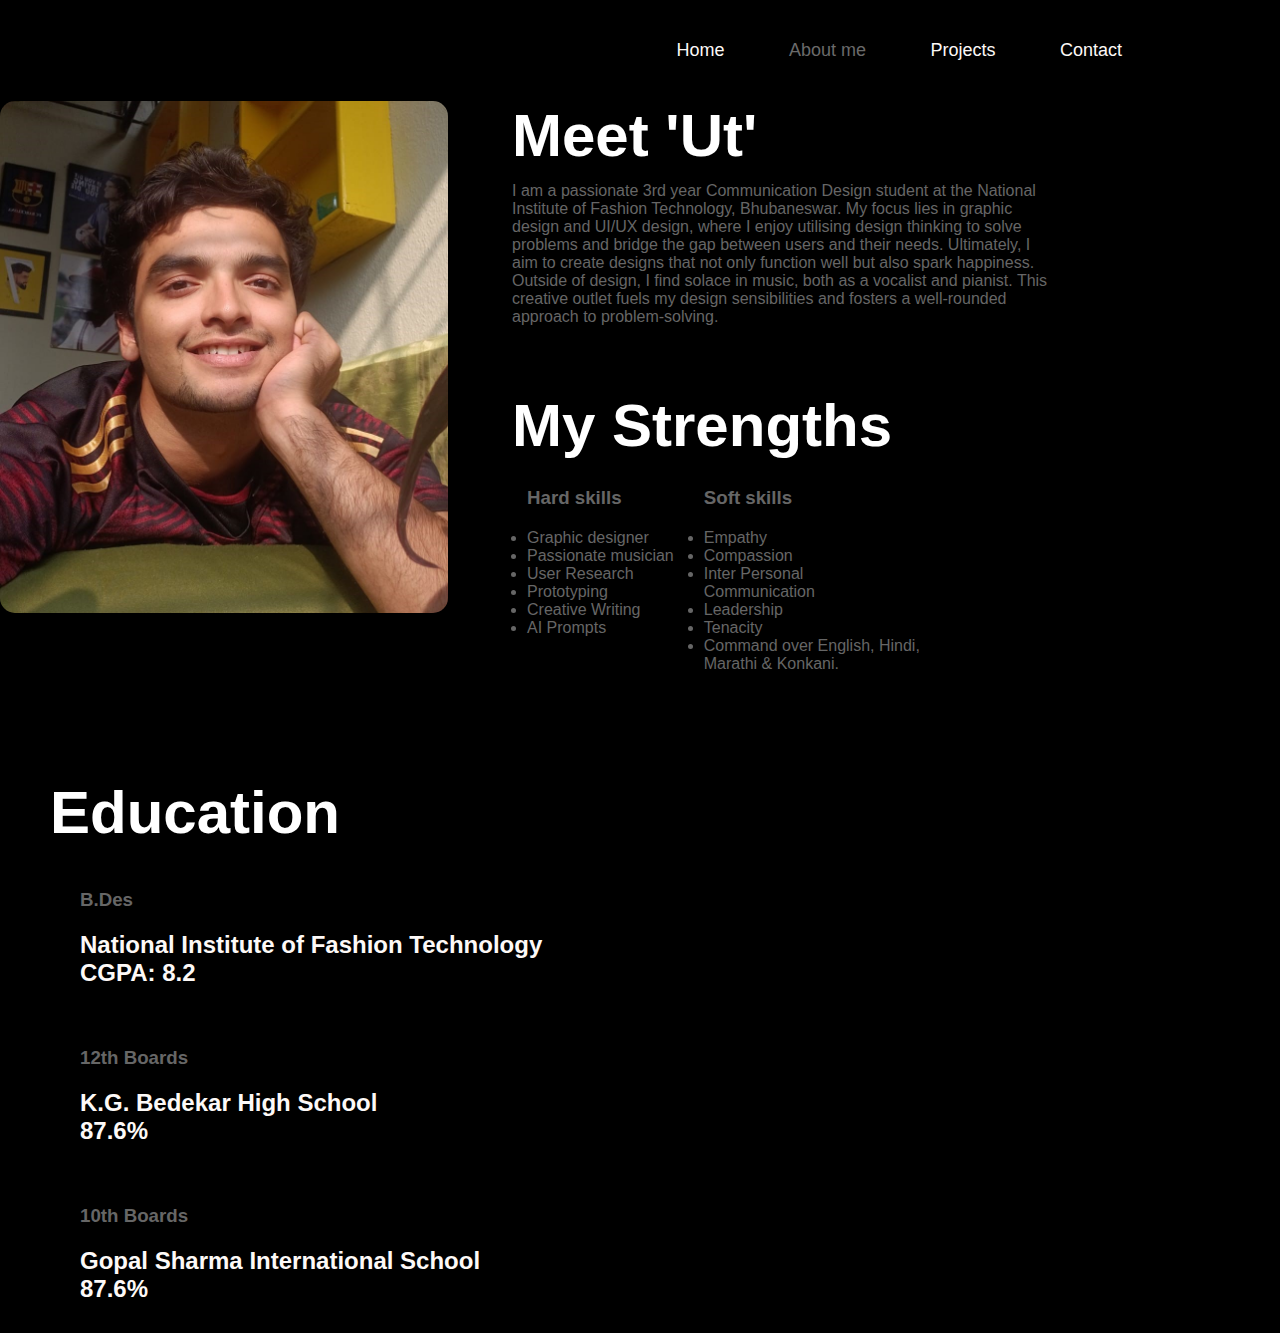
<file: 02.04.2024.html>
<!DOCTYPE html>
<html>
    <head>
        <meta charset="utf-8">
        <meta http-equiv="X-UA-Compatible" content="IE=edge">
        <title>About me</title>
        <meta name="description" content="">
        <meta name="viewport" content="width=device-width, initial-scale=1">
        <link rel="stylesheet" href="02.04.2024.css">
    </head>
    <body>
        <div id="header">
            <div class="container">
                <nav>
                    <img src="pngwing.com.png" class="logo">
                    <ul>        
                        <li><a href="index.html">Home</a></li>           
                        <li><a href="02.04.2024.html"style="color: rgb(106, 106, 106);">About me</a></li>
                        <li><a href="projects.html">Projects</a></li>
                        <li><a href="contact.html">Contact</a></li>
                    </ul>
                </nav>
            </div>
        
        <!----------------about---------------->
        <div class="conainer">
            <div class="row">
                <div class="about-col-1">
                    <img src="uthehe1.jpeg">
                </div>
                <div class="about-col-2">
                    <h1 class="subtitle">Meet 'Ut'</h1>
                    <div class="body">
                        <p>I am a passionate 3rd year Communication Design student at the National Institute of Fashion Technology, Bhubaneswar. My focus lies in graphic design and UI/UX design, where I enjoy utilising design thinking to solve problems and bridge the gap between users and their needs. Ultimately, I aim to create designs that not only function well but also spark happiness. Outside of design, I find solace in music, both as a vocalist and pianist. This creative outlet fuels my design sensibilities and fosters a well-rounded approach to problem-solving.</p>
                    </div>
                    <h1 class="subtitle">My Strengths</h1>
                    <div class="body">
                        <div class="half-skills">
                        <h3>Hard skills</h3>
                            <ul>
                                <li>Graphic designer</li>
                                <li>Passionate musician</li>
                                <li>User Research</li>
                                <li>Prototyping</li>
                                <li>Creative Writing</li>
                                <li> AI Prompts</li>
                            </ul>
                        </div>
                        <div class="half-skills">
                        <h3>Soft skills</h3>
                            <ul>
                                <li>Empathy</li>
                                <li>Compassion</li>
                                <li>Inter Personal <br>Communication</li>
                                <li>Leadership</li>
                                <li>Tenacity</li>
                                <li>Command over English, Hindi, <br>Marathi & Konkani.</li>
                            </ul>
                        </div>
                    </div>
                    
                    </div>
                </div>
                <div class="edu">
                    <h1 class="subtitle">Education</h1>
                    <div class="body">
                        <div class="university">
                            <h3>B.Des</h3>
                            <h2>National Institute of Fashion Technology</h2>
                            <h2>CGPA: 8.2</h2>
                            
                        </div>
                        
                        <div class="university">
                            <h3>12th Boards</h3>
                            <h2>K.G. Bedekar High School</h2>
                            <h2>87.6%</h2>
                            
                        </div>
                        
                        <div class="university">
                            <h3>10th Boards</h3>
                            <h2>Gopal Sharma International School</h2>
                            <h2>87.6%</h2>
                            
                        </div>
                    </div>
            

            </div>
        </div>
    </div>
        <script src="" async defer></script>
    </body>
</html>
</file>
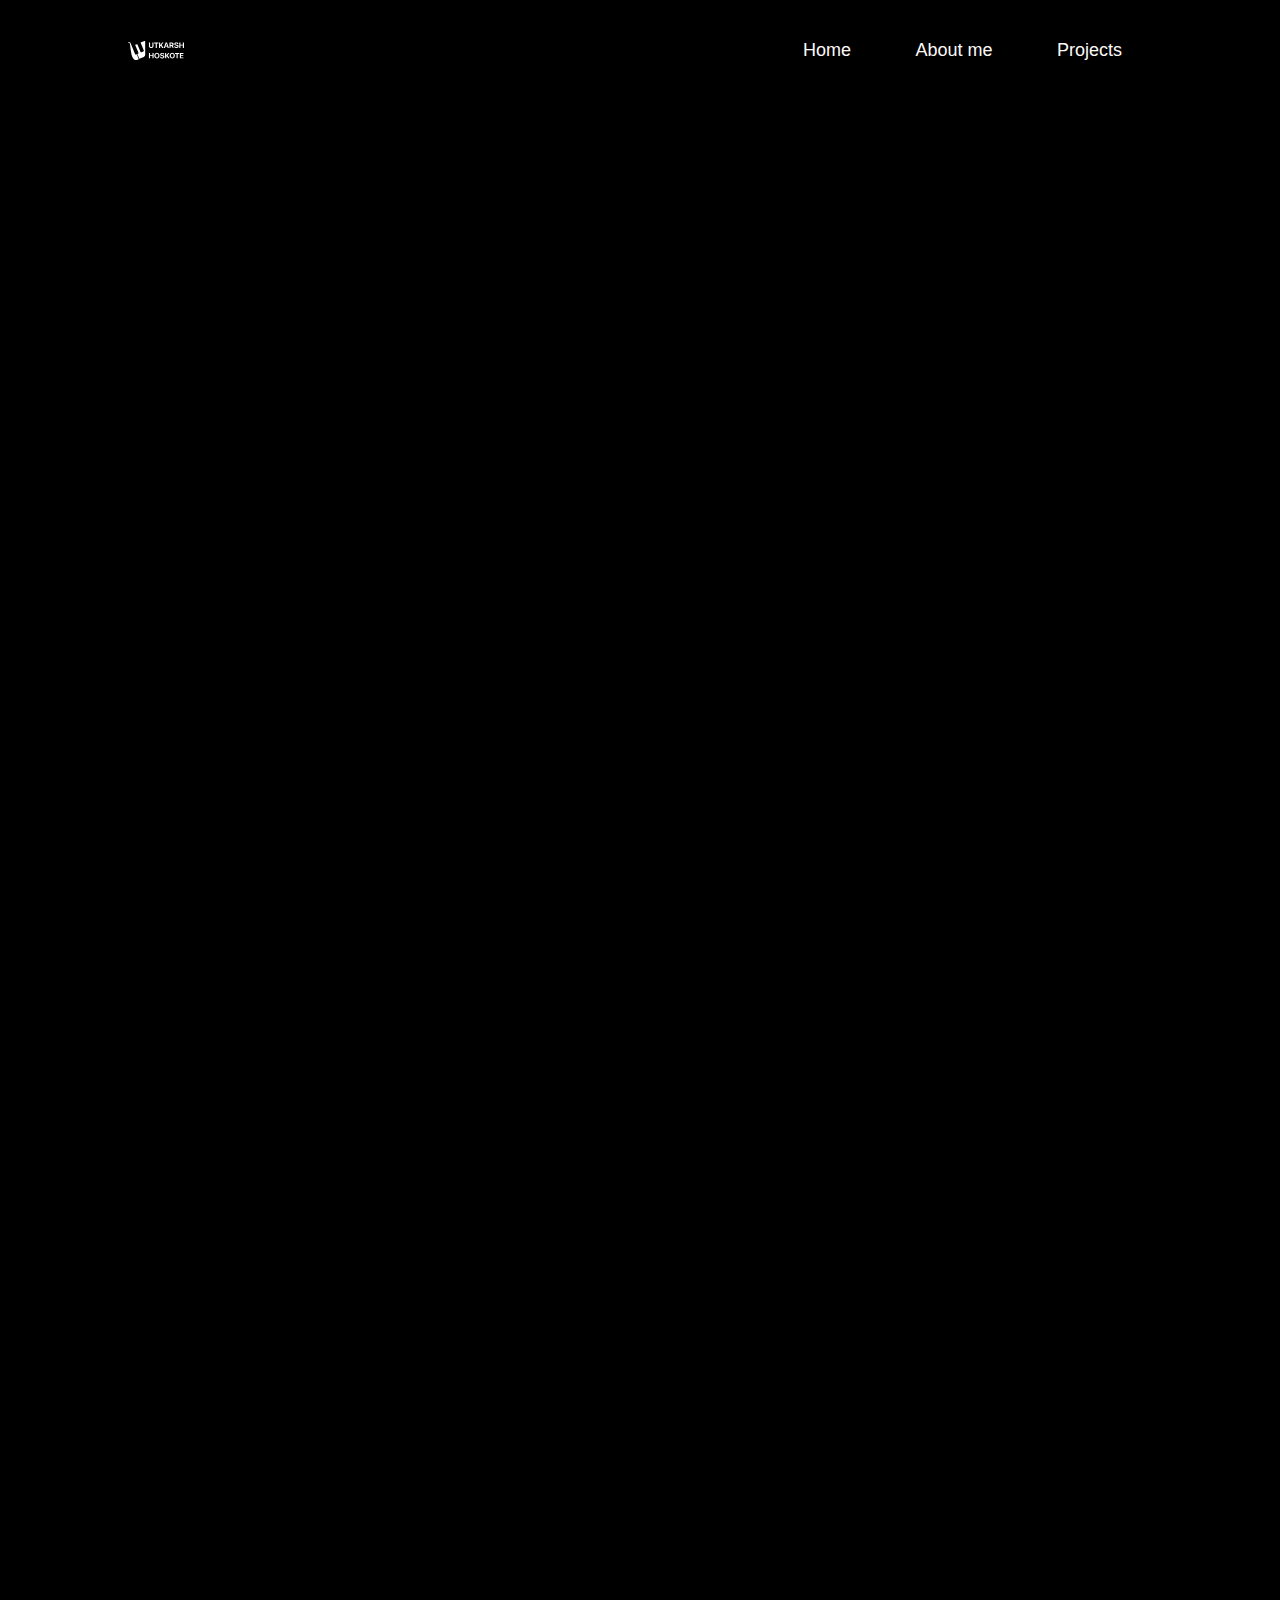
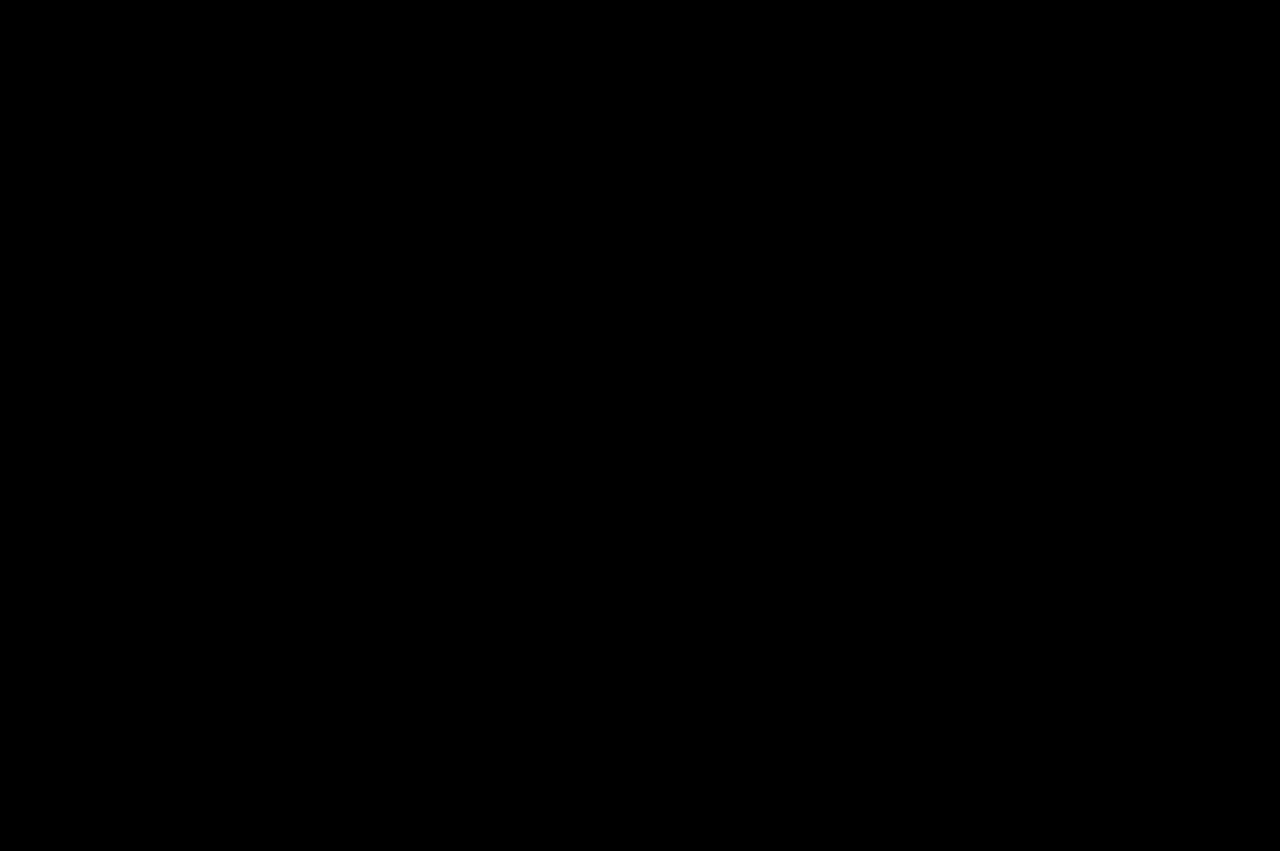
<file: Masti.html>
<!DOCTYPE html>
<html>
    <head>
        <meta charset="utf-8">
        <meta http-equiv="X-UA-Compatible" content="IE=edge">
        <title></title>
        <meta name="description" content="">
        <meta name="viewport" content="width=device-width, initial-scale=1">
        <link rel="stylesheet" href="masti.css">
    </head>
    <body>
        <div id="header">
            <div class="container">
                <nav>
                    <img src="UTSUKH2.svg" class="logo">
                    <ul> 
                        <li><a href="index.html">Home</a></li>                  
                        <li><a href="02.04.2024.html">About me</a></li>
                        <li><a href="projects.html">Projects</a></li>
                        
                    </ul>
                </nav>

                <div class="card-container">
                    <div class="card">
                    
                        <div class="card-content">
                          <h2>May-hem</h2>
                          
                        </div>
                      
                    </div>

                <object width="750" height="600" data="D:\BACKUP C\Downloads\Maymay.mp4" type="video/mp4"></object>
                <div class="card">
                    
                    <div class="card-content">
                      <h2>Deewana</h2>
                      
                    </div>
                  
                </div>
                <object width="750" height="600" data="D:\BACKUP C\Downloads\Deewana.mp4" type="video/mp4"></object>
                <div class="card">
                    
                    <div class="card-content">
                      <h2>Hypothetical Branding</h2>
                      <p>Gave a face to an Imaginary company</p>
                    </div>
                  
                </div>
                
            </div>
        </div>
        <script src="" async defer></script>
    </body>
</html>
</file>
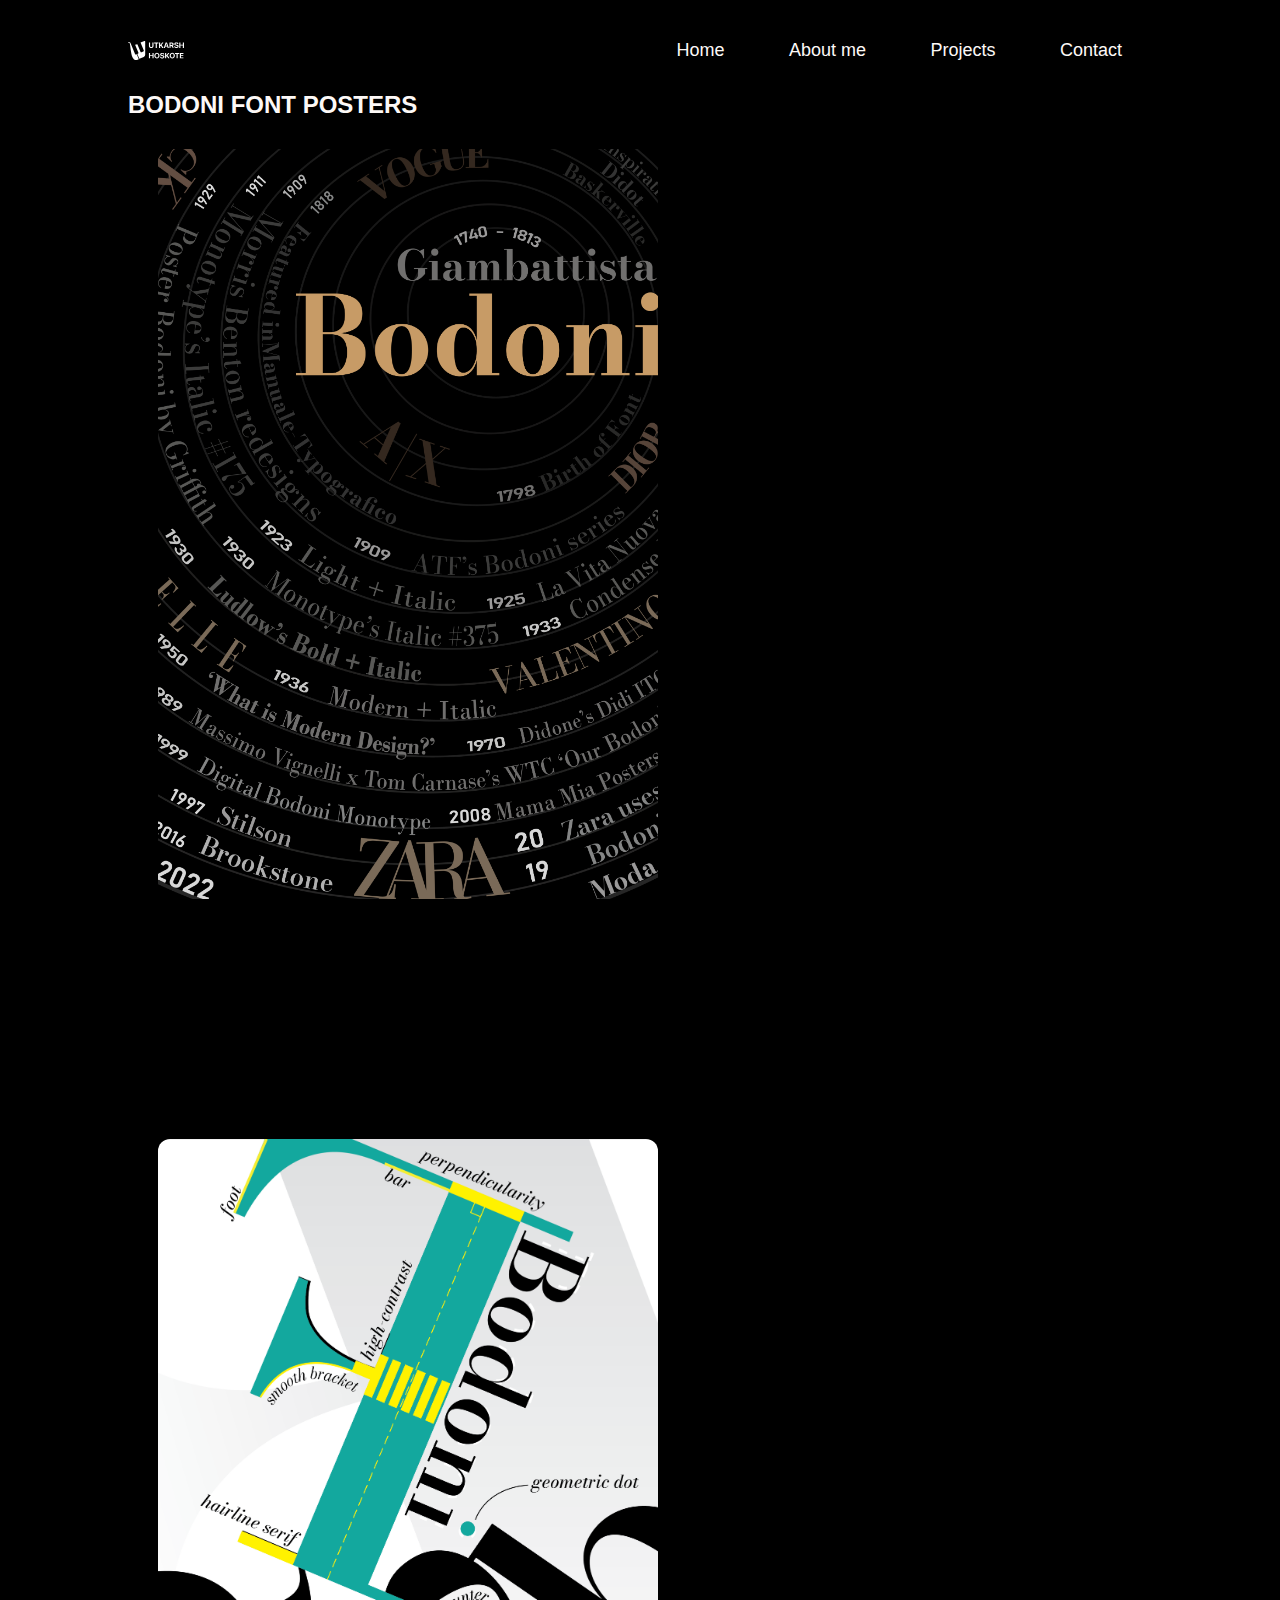
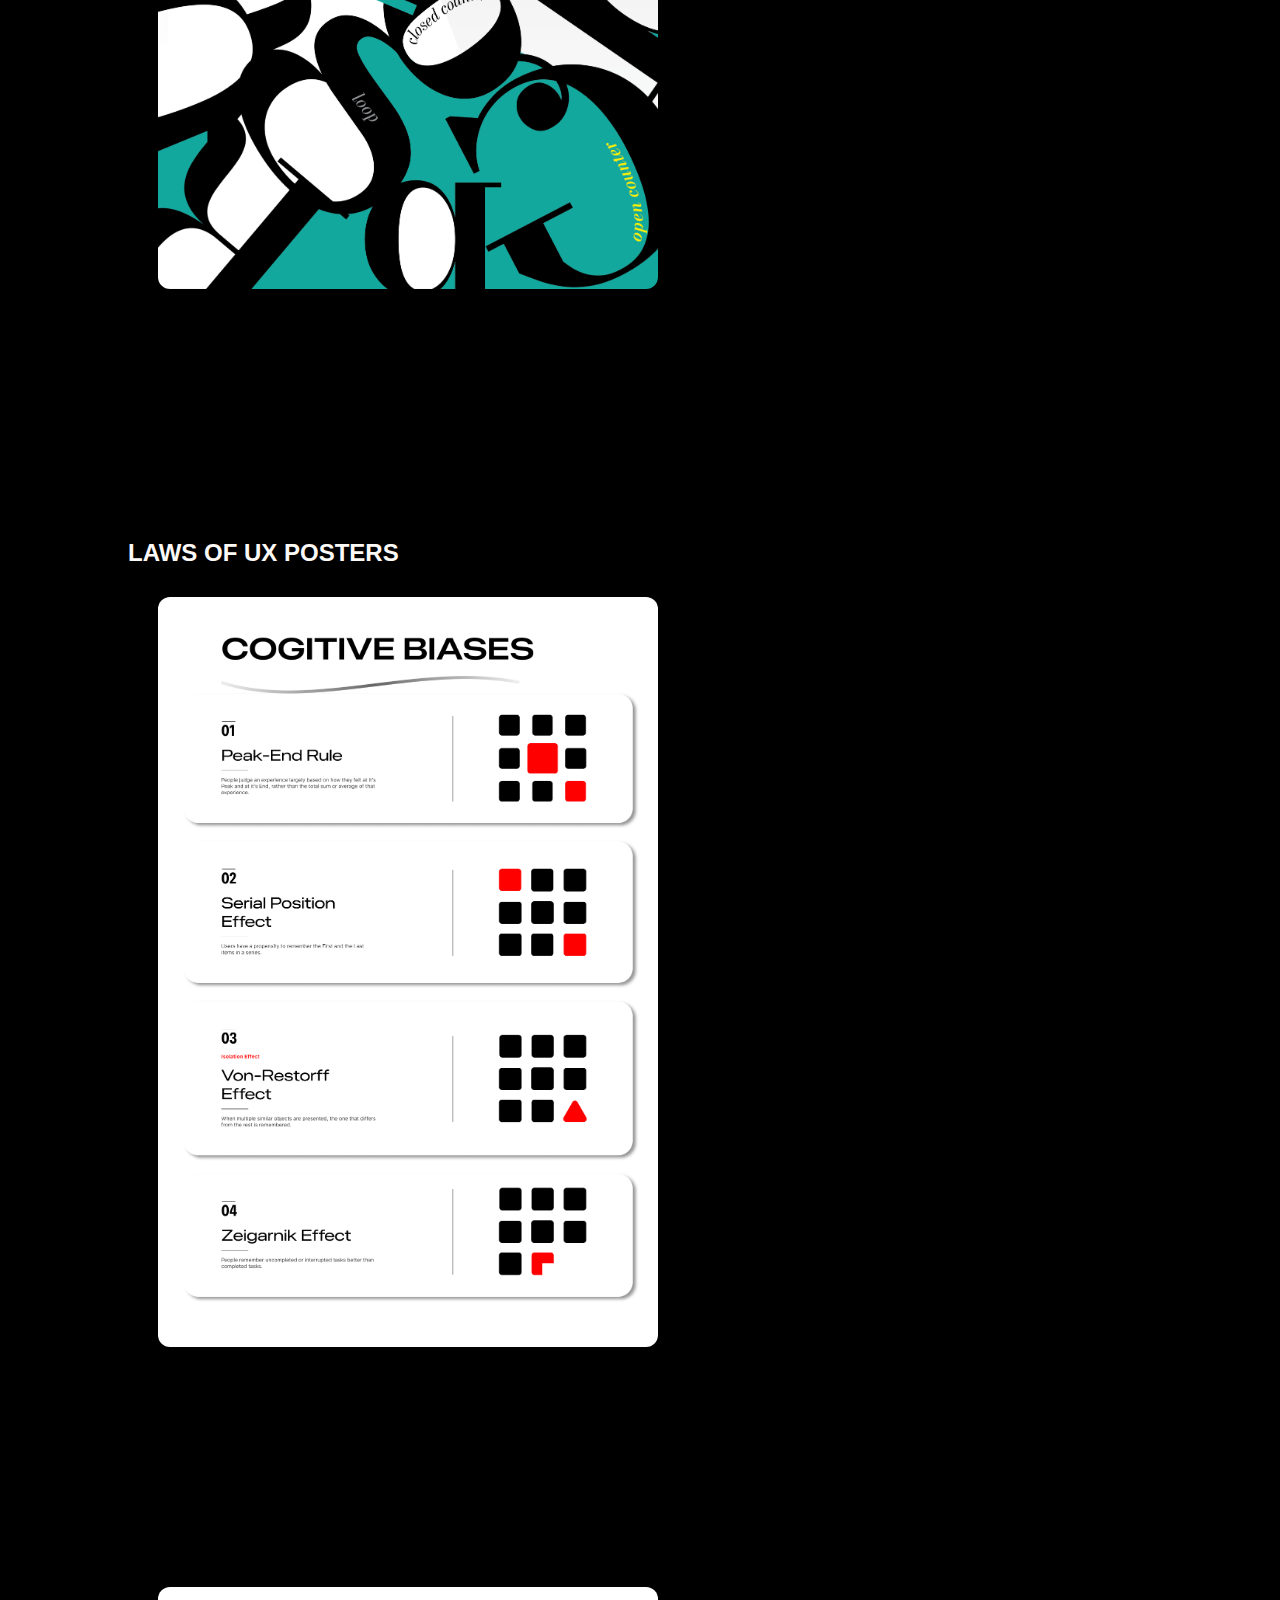
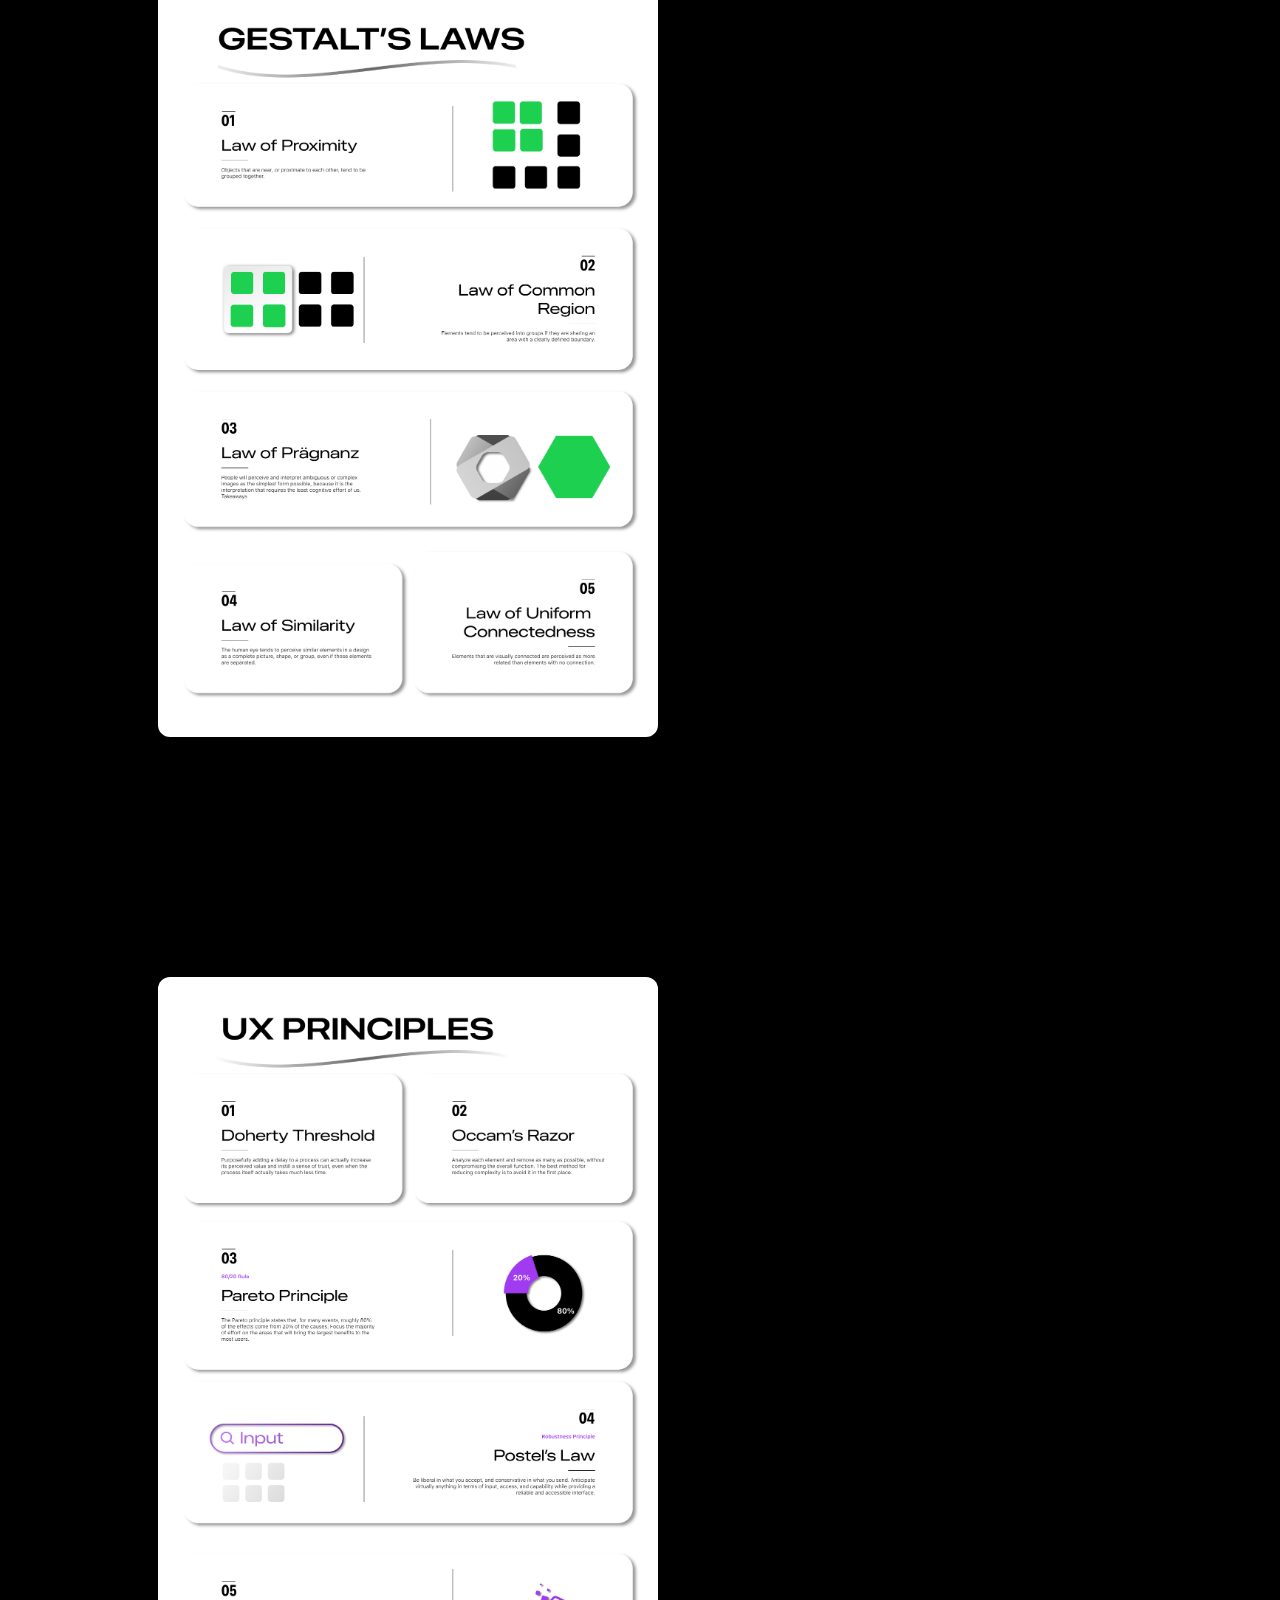
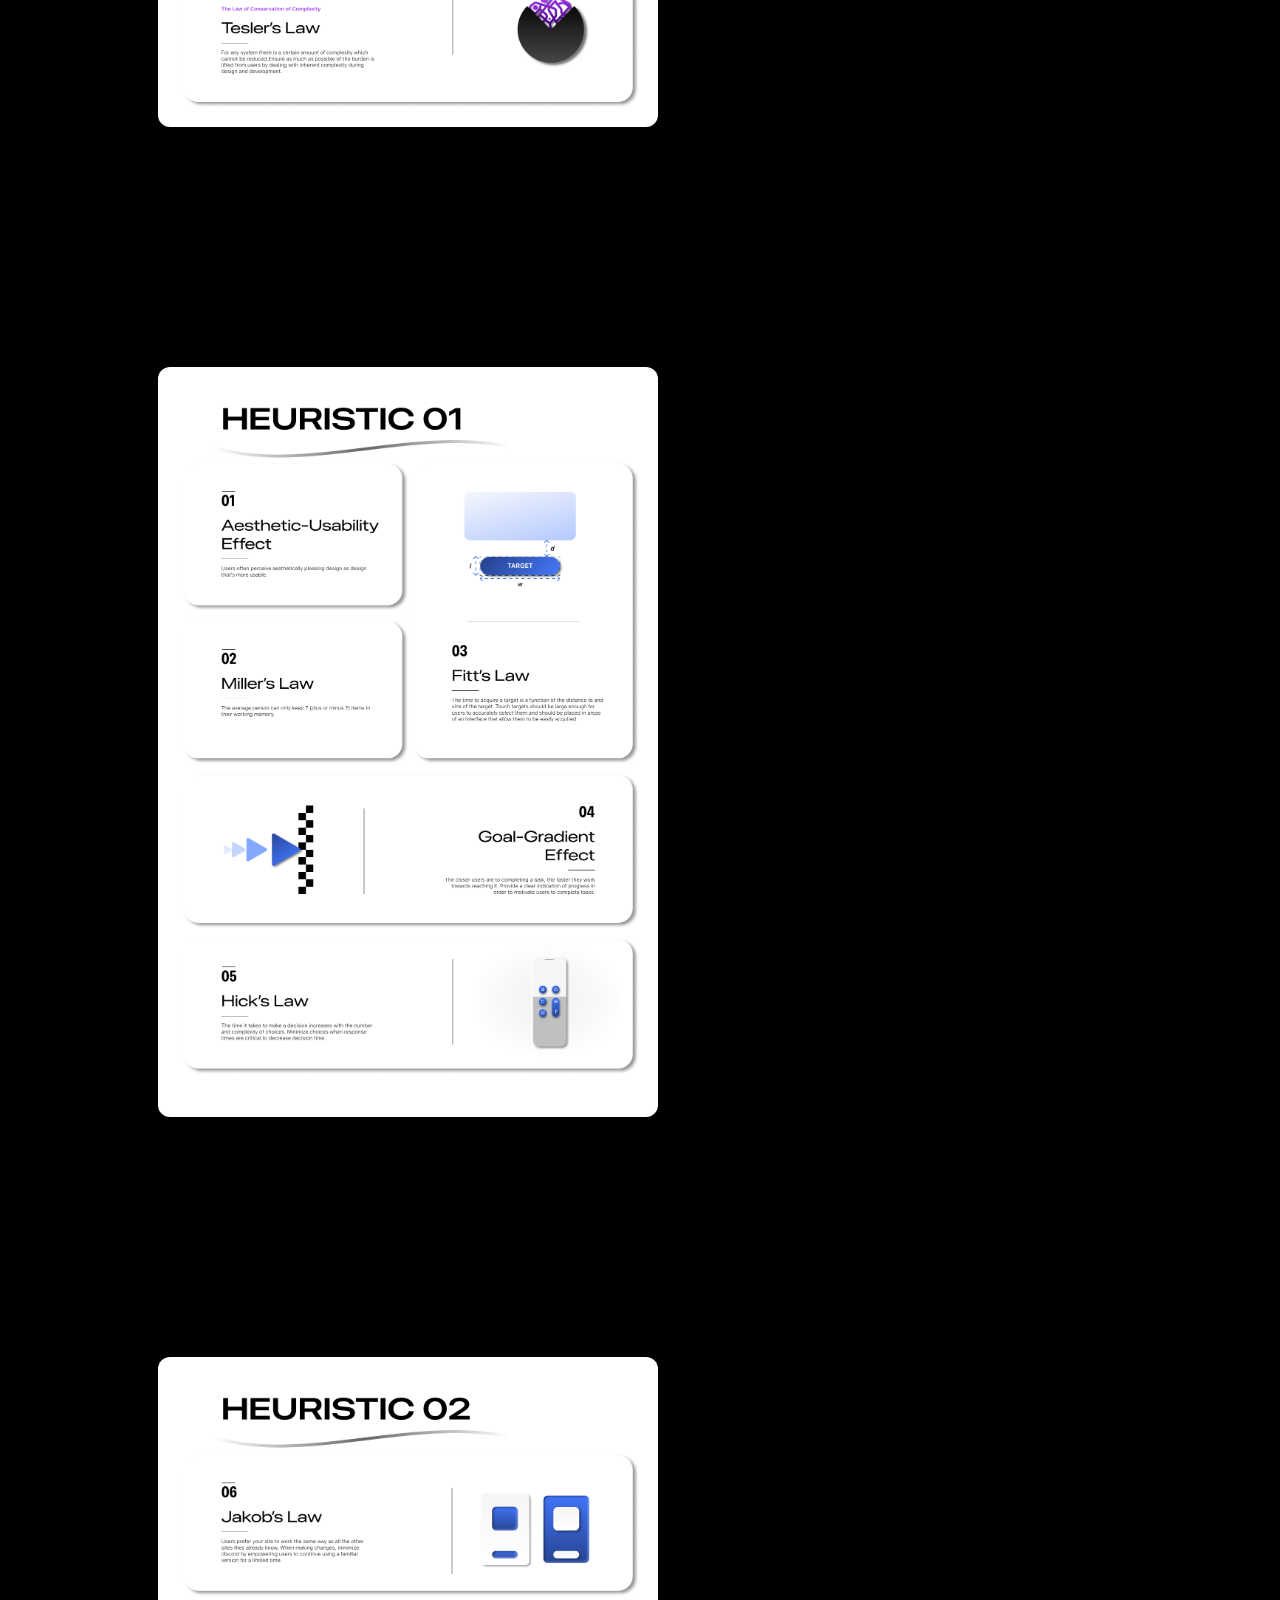
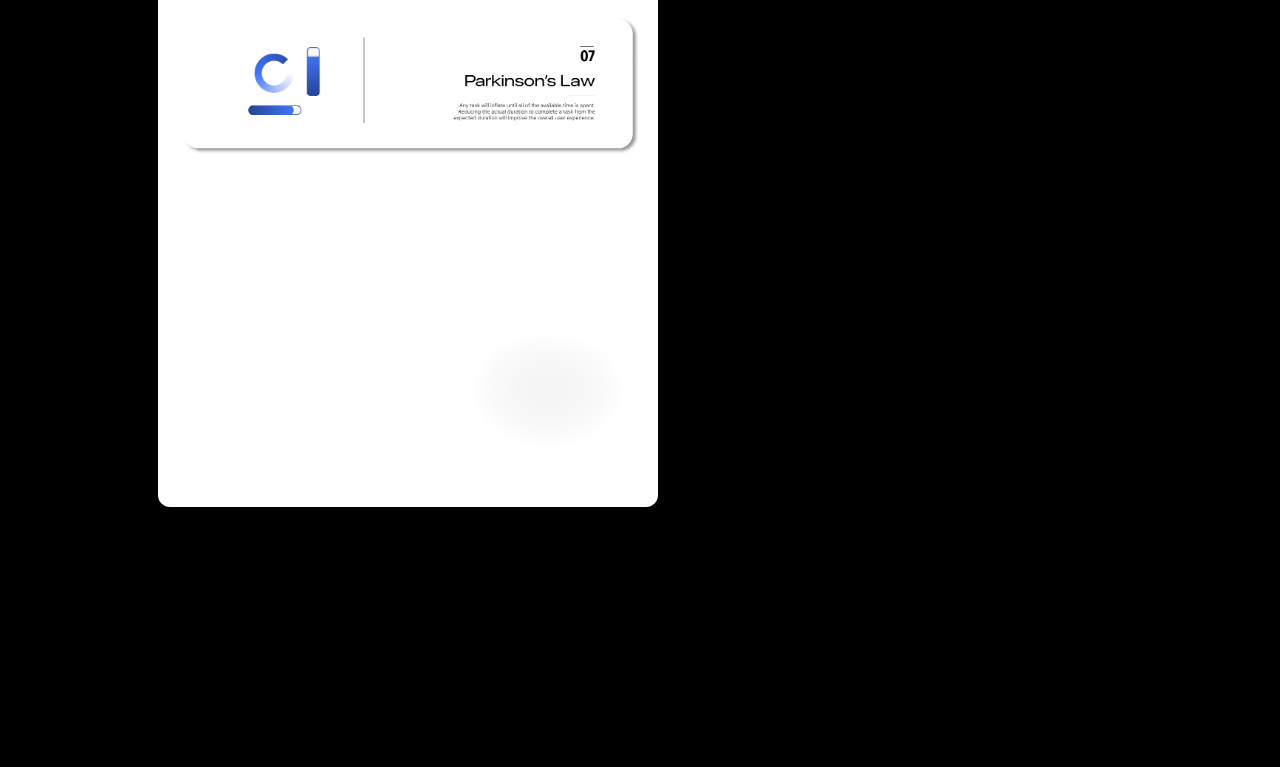
<file: posters.html>
<!DOCTYPE html>
<html>
    <head>
        <meta charset="utf-8">
        <meta http-equiv="X-UA-Compatible" content="IE=edge">
        <title>Posters</title>
        <meta name="description" content="">
        <meta name="viewport" content="width=device-width, initial-scale=1">
        <link rel="stylesheet" href="posters.css">
    </head>
    <body>
        <div id="header">
            <div class="container">
                <nav>
                    <img src="UTSUKH2.svg" class="logo">
                    <ul> 
                        <li><a href="index.html">Home</a></li>                  
                        <li><a href="02.04.2024.html">About me</a></li>
                        <li><a href="projects.html">Projects</a></li>
                        <li><a href="contact.html">Contact</a></li>
                    </ul>
                </nav>
                <h2>BODONI FONT POSTERS</h2>
                <div class="card-container">
                    <div class="card">
                      <img src="Font History.png" alt="Image 3"> 
                    </div>
                    
                    <div class="card">
                      <img src="Font Structure.png" alt="Image 3"> 
                    </div>
        
                    
        
                  </div>
                  <h2>LAWS OF UX POSTERS</h2>

                <div class="card-container">
                    <div class="card">
                      <img src="Cognitive Biases.png" alt="Image 3"> 
                    </div>
                    
                    <div class="card">
                      <img src="Gestalt Laws.png" alt="Image 3"> 
                    </div>
                    <br>
                    <div class="card">
                      <img src="Principles.png" alt="Image 3"> 
                    </div>
                    <div class="card">
                      <img src="Heuristic.png" alt="Image 3"> 
                    </div>
                    <br>
                    <div class="card">
                      <img src="Heuristic2.png" alt="Image 3"> 
                    </div>
            </div>
        </div>
        <script src="" async defer></script>
    </body>
</html>
</file>
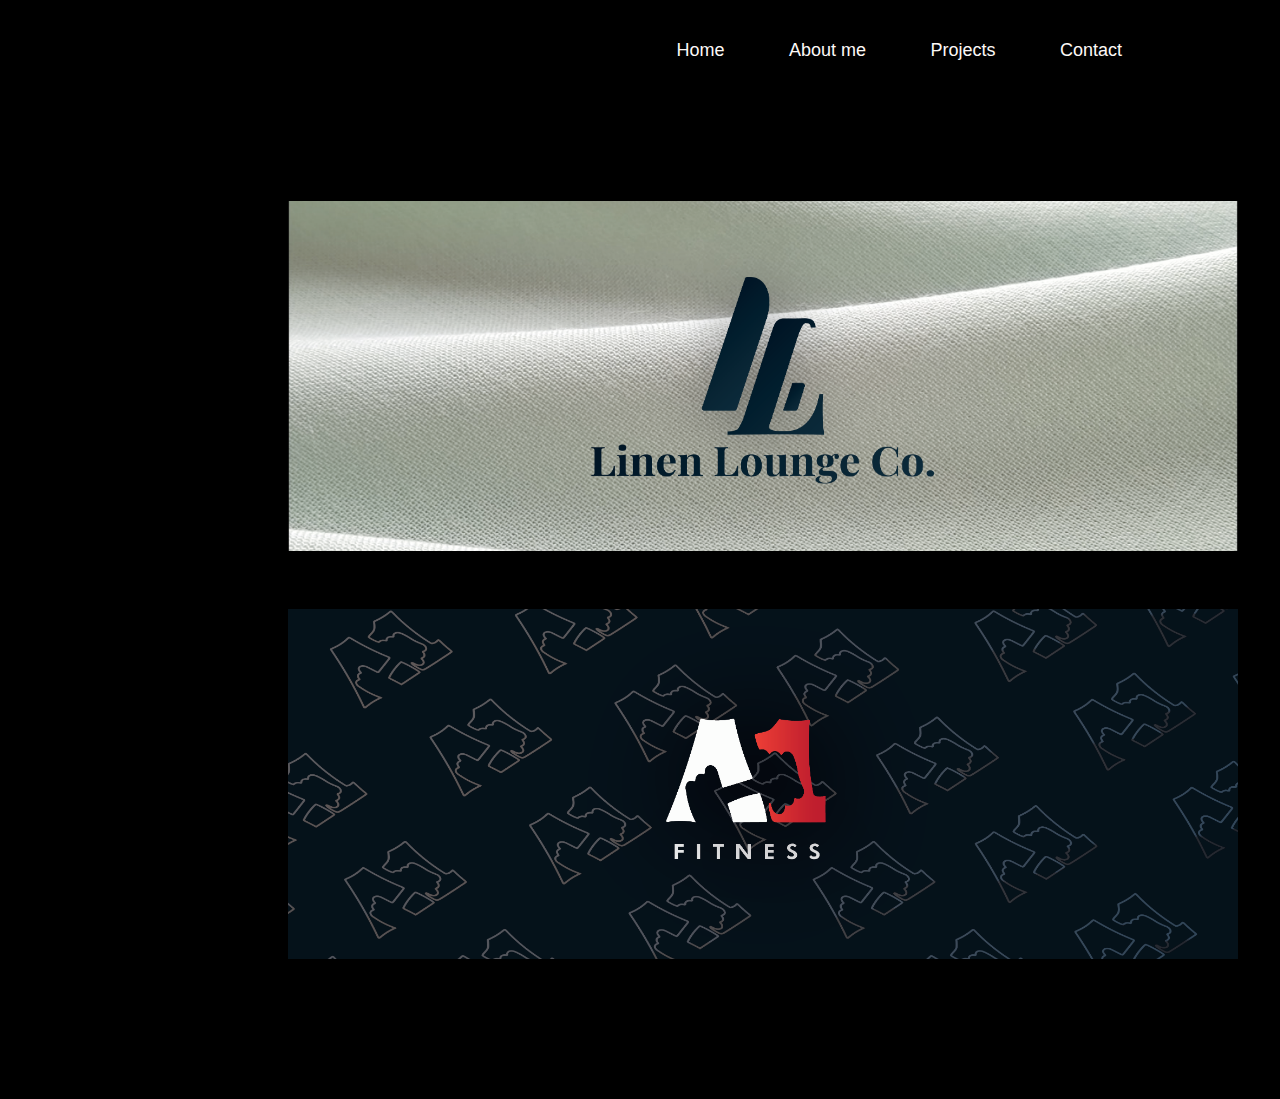
<file: Rebranding.html>
<!DOCTYPE html>
<html>
    <head>
        <meta charset="utf-8">
        <meta http-equiv="X-UA-Compatible" content="IE=edge">
        <title></title>
        <meta name="description" content="">
        <meta name="viewport" content="width=device-width, initial-scale=1">
        <link rel="stylesheet" href="Rebranding.css">
    </head>
    <body>
        <div id="header">
            <div class="container">
                <nav>
                    <img src="pngwing.com.png" class="logo">
                    <ul> 
                        <li><a href="index.html">Home</a></li>                  
                        <li><a href="02.04.2024.html">About me</a></li>
                        <li><a href="projects.html">Projects</a></li>
                        <li><a href="contact.html">Contact</a></li>
                    </ul>
                </nav>
                <div class="card-container">
                <a href="https://www.behance.net/gallery/190042517/LINEN-LOUNGE-BRANDING">
                    <div class="card">
                      <img src="ll cover.png">
                      <div class="card-content">
                        <h2>Linen Lounge</h2>
                        <p>Hypothetical branding</p>
                      </div>
                    </div>
                    </a>
                    <br>
                 <a href="https://www.behance.net/gallery/189991195/A1-FITNESS-REBRANDING">
                        <div class="card">
                          <img src="FAGE1.png">
                          <div class="card-content">
                            <h2>A1 Fitness</h2>
                            <p>Local Rebranding</p>
                          </div>
                        </div>
                        </a>
                </div>
            </div>
        </div>

        
        <script src="" async defer></script>
    </body>
</html>
</file>
<file: 02.04.2024.css>
*{
    margin: 0;
    padding: 0;
    font-family: 'SF Pro Display Semibold', sans-serif ;
    box-sizing: border-box;
}
body{
    background: rgb(0, 0, 0);
    color: rgb(253, 249, 247);
}
#header{
    width: 100%;
    height: 100vh;
}
.container{
    padding: 10px 10%;
    
    }
nav{
    display: flex;
    align-items : center;
    justify-content: space-between;
    flex-wrap: wrap;
    
    
}
.logo{
    width: 56px;

}
nav ul li{
    display: inline-block;
    list-style: none;
    margin: 30px ;
}
nav ul li a{
    color: rgb(253, 249, 247);
    text-decoration: none;
    font-size: 18px;
    position: relative;
}
nav ul li a::after{
    content: '';
    width: 0;
    height: 3px;
    background: rgb(95, 95, 95);
    position: absolute;
    left: 0;
    bottom: -6px;
    transition: 0.5s;
}
nav ul li a:hover::after{
    width: 100%;
}

#about{
    padding-left: 80px;
    padding-right: 80px ;
    
}
.row{
    display:flex;
    justify-content: space-between;
    flex-wrap: wrap;
}
.about-col-1{
    flex-basis:35% ;
}
.about-col-1 img{
    width: 100%;
    border-radius:15px ;
}
.about-col-2{
    flex-basis:60%;
    
    margin-left: 25px;
}
.subtitle{
    font-size: 60px;
    font-weight:800;
    color:rgb(255, 255, 255);
}
.body{
    max-width: 540px;
    margin-top:12px;
    margin-bottom: 65px;
    display: flex;
    flex-wrap: wrap;
    gap: space-between;
    color: rgb(102, 102, 102);
}
.half-skills{
    
    margin: 15px;
}
.body h3{
    margin-bottom: 20px;
}
.edu{
    border-top: 1px rgb(253, 249, 247);
    margin: 25px;
    margin-left: 50px;
}
.university {
    margin: 30px;
}
.university h2{
    color:rgb(253, 249, 247)
}
</file>
<file: masti.css>
*{
    margin: 0;
    padding: 0;
    font-family: 'SF Pro Display Semibold', sans-serif ;
    box-sizing: border-box;
  }
  body{
    background: rgb(0, 0, 0);
    color: rgb(253, 249, 247);
  }
  #header{
    width: 100%;
    height: 100vh;
  }
  .container{
    padding: 10px 10%;
   
    }
  nav{
    display: flex;
    align-items : center;
    justify-content: space-between;
    flex-wrap: wrap;
    
  
  
  }
  .logo{
    width: 56px;
  
  }
  nav ul li{
    display: inline-block;
    list-style: none;
    margin: 30px ;
  }
  nav ul li a{
    color: rgb(253, 249, 247);
    text-decoration: none;
    font-size: 18px;
    position: relative;
    
  }
  nav ul li a::after{
    content: '';
    width: 0;
    height: 3px;
    background: rgb(95, 95, 95);
    position: absolute;
    left: 0;
    bottom: -6px;
    transition: 0.5s;
  }
  nav ul li a:hover::after{
    width: 100%;
  }

  .card-container {
    justify-content: center; /* Center cards horizontally */
    display: flex;
    flex-direction: column; /* Stack cards vertically */
    align-items: center; /* Center cards horizontally within container */
    margin: 20px;
  }
  
  .card {
    width: 420px; /* Adjust width as needed */
    height: 350px; /* Adjust height as needed */
    margin: 10px; /* Optional margin around each card */
    position: relative; /* For layering elements */
    overflow: hidden; /* Hide overflowing content initially */
    cursor: pointer; /* Change cursor to indicate clickability */
  }
  
  .card img {
    width: 100%;
    height: 100%;
    object-fit: cover; /* Stretch image to fill card */
  }
  
  .card-content {
    position: absolute;
    bottom: 0;
    width: 100%;
    padding: 10px;
    color: white;
    background: linear-gradient(to bottom, rgba(0, 0, 0, 0.8) 0%, rgba(0, 0, 0, 0.2) 100%); /* Dark gradient overlay */
    text-align: center;
    opacity: 0; /* Hide content initially */
    transition: opacity 0.5s ease; /* Smooth opacity transition */
  }
  
  .card:hover .card-content {
    opacity: 1; /* Reveal content on hover */
  }
  
  /* Optional: Style for expanded cards (using JavaScript) */
  .card.expanded .card-content {
    opacity: 1; /* Force content visibility */
    height: 100%; /* Expand content area */
  }
</file>
<file: posters.css>
*{
    margin: 0;
    padding: 0;
    font-family: 'SF Pro Display Semibold', sans-serif ;
    box-sizing: border-box;
  }
  body{
    background: rgb(0, 0, 0);
    color: rgb(253, 249, 247);
  }
  #header{
    width: 100%;
    height: 100vh;
  }
  .container{
    padding: 10px 10%;
   
    }
  nav{
    display: flex;
    align-items : center;
    justify-content: space-between;
    flex-wrap: wrap;
    
  
  
  }
  .logo{
    width: 56px;
  
  }
  nav ul li{
    display: inline-block;
    list-style: none;
    margin: 30px ;
  }
  nav ul li a{
    color: rgb(253, 249, 247);
    text-decoration: none;
    font-size: 18px;
    position: relative;
    
  }
  nav ul li a::after{
    content: '';
    width: 0;
    height: 3px;
    background: rgb(95, 95, 95);
    position: absolute;
    left: 0;
    bottom: -6px;
    transition: 0.5s;
  }
  nav ul li a:hover::after{
    width: 100%;
  }

  .card-container {
    display: flex;
    flex-wrap: wrap;
    justify-content: space-between; /* Space cards evenly */
    margin: 20px;
  }
  
  .card {
    width: 500px;
    height: 750px; /* Adjust width as needed */
    margin: 10px;
    margin-bottom: 230px;
    border-radius: 12px;
    position: relative; /* For layering elements */
    overflow: hidden; /* Hide overflowing content initially */
    cursor: pointer; /* Change cursor to indicate clickability */
  }
  
  .card img {
    width: 100%;
    height: 100%;
    object-fit: cover; /* Stretch image to fill card */
  }
  
  .card-content {
    position: absolute;
    bottom: 0;
    width: 100%;
    padding: 10px;
    color: white;
    background: linear-gradient(to bottom, rgba(0, 0, 0, 0.8) 0%, rgba(0, 0, 0, 0.2) 100%); /* Dark gradient overlay */
    text-align: center;
    opacity: 0; /* Hide content initially */
    transition: opacity 0.5s ease; /* Smooth opacity transition */
  }
  
  .card:hover .card-content {
    opacity: 1; /* Reveal content on hover */
  }
  
  /* Optional: Style for expanded cards (using JavaScript) */
  .card.expanded .card-content {
    opacity: 1; /* Force content visibility */
    height: 100%; /* Expand content area */
  }
</file>
<file: Rebranding.css>
*{
    margin: 0;
    padding: 0;
    font-family: 'SF Pro Display Semibold', sans-serif ;
    box-sizing: border-box;
  }
  body{
    background: rgb(0, 0, 0);
    color: rgb(253, 249, 247);
  }
  #header{
    width: 100%;
    height: 100vh;
  }
  .container{
    padding: 10px 10%;
   
    }
  nav{
    display: flex;
    align-items : center;
    justify-content: space-between;
    flex-wrap: wrap;
    
  
  
  }
  .logo{
    width: 56px;
  
  }
  nav ul li{
    display: inline-block;
    list-style: none;
    margin: 30px ;
  }
  nav ul li a{
    color: rgb(253, 249, 247);
    text-decoration: none;
    font-size: 18px;
    position: relative;
    
  }
  nav ul li a::after{
    content: '';
    width: 0;
    height: 3px;
    background: rgb(95, 95, 95);
    position: absolute;
    left: 0;
    bottom: -6px;
    transition: 0.5s;
  }
  nav ul li a:hover::after{
    width: 100%;
  }

  .card-container {
    display: flex;
    flex-wrap: wrap;
    justify-content: space-between; /* Space cards evenly */
    margin: 100px;
    margin-left: 150px ;
    margin-right:150px;
  }
  
  .card {
    width: 950px;
    height: 350px; /* Adjust width as needed */
    margin: 10px;
    margin-bottom: 30px;
    position: relative; /* For layering elements */
    overflow: hidden; /* Hide overflowing content initially */
    cursor: pointer; /* Change cursor to indicate clickability */
  }
  
  .card img {
    width: 100%;
    height: 100%;
    object-fit: cover; /* Stretch image to fill card */
  }
  
  .card-content {
    position: absolute;
    bottom: 0;
    width: 100%;
    padding: 10px;
    color: white;
    background: linear-gradient(to bottom, rgba(0, 0, 0, 0.8) 0%, rgba(0, 0, 0, 0.2) 100%); /* Dark gradient overlay */
    text-align: center;
    opacity: 0; /* Hide content initially */
    transition: opacity 0.5s ease; /* Smooth opacity transition */
  }
  
  .card:hover .card-content {
    opacity: 1; /* Reveal content on hover */
  }
  
  /* Optional: Style for expanded cards (using JavaScript) */
  .card.expanded .card-content {
    opacity: 1; /* Force content visibility */
    height: 100%; /* Expand content area */
  }
</file>
